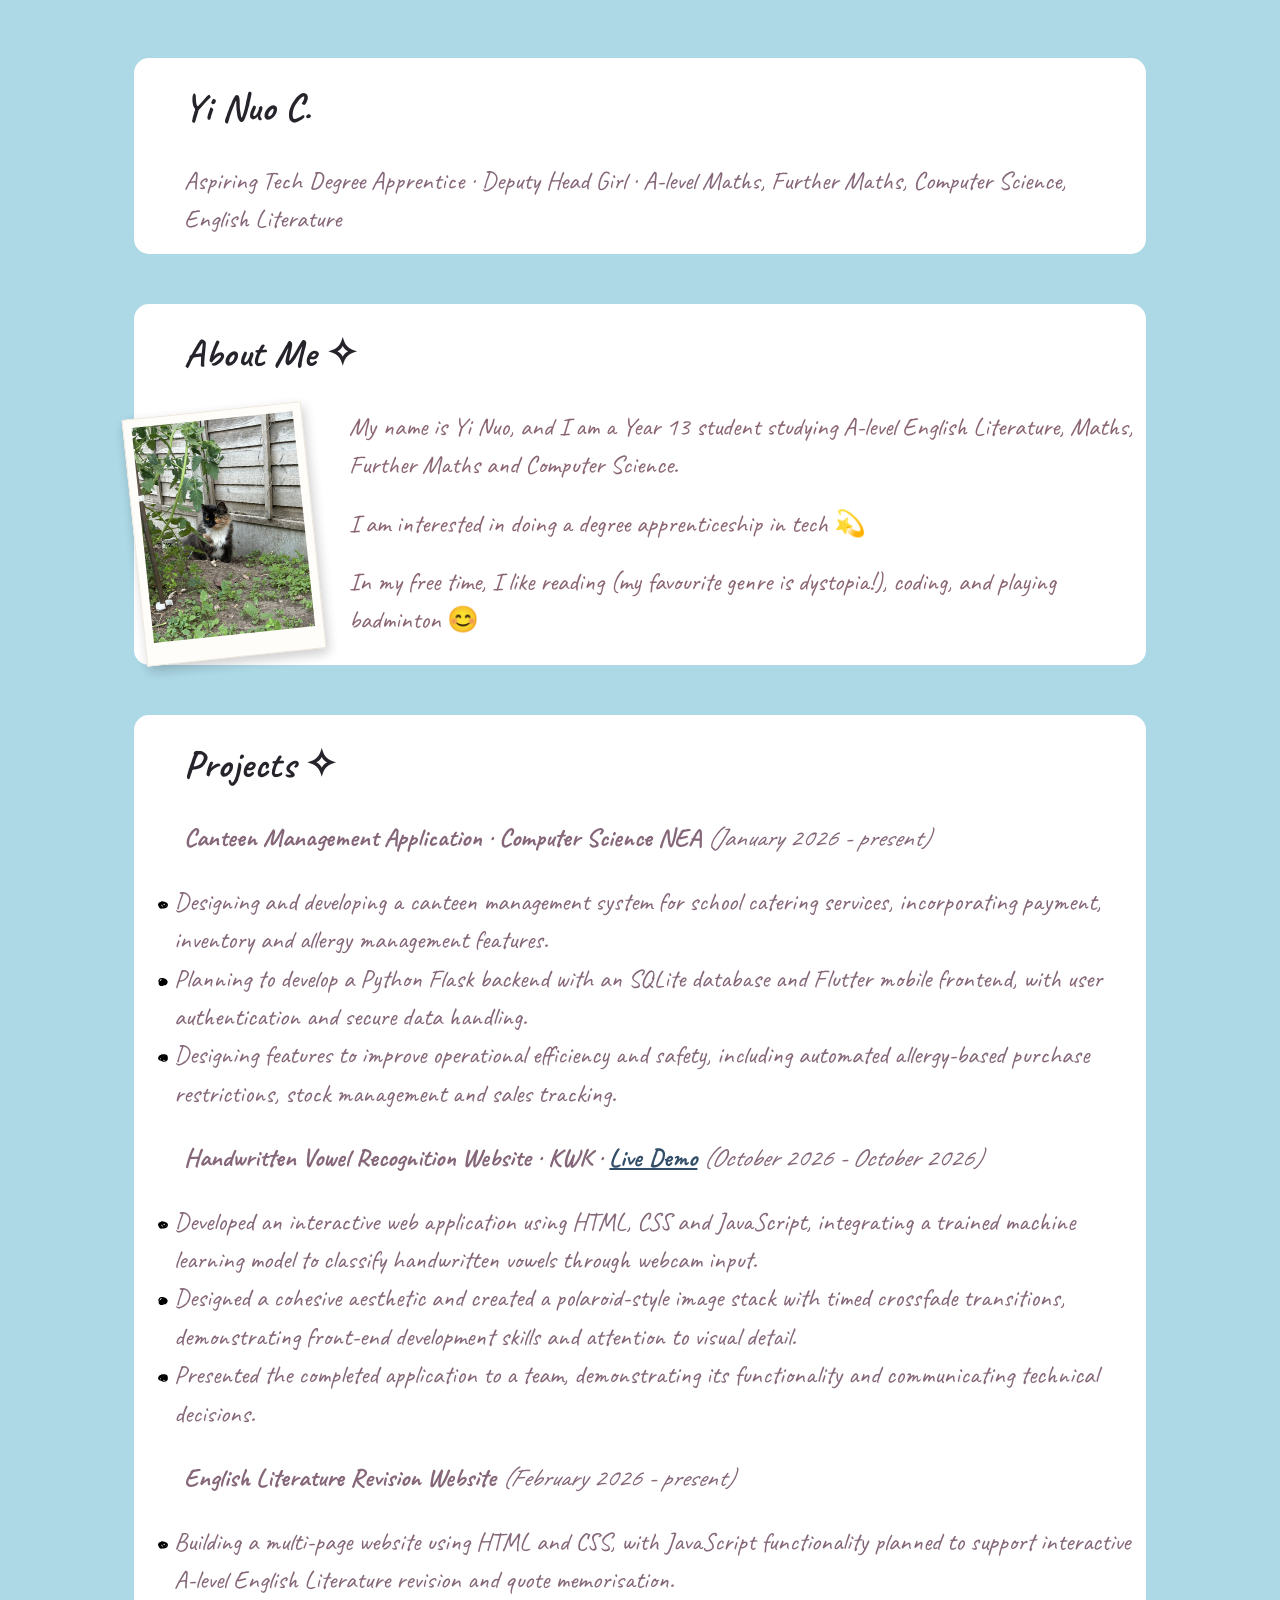
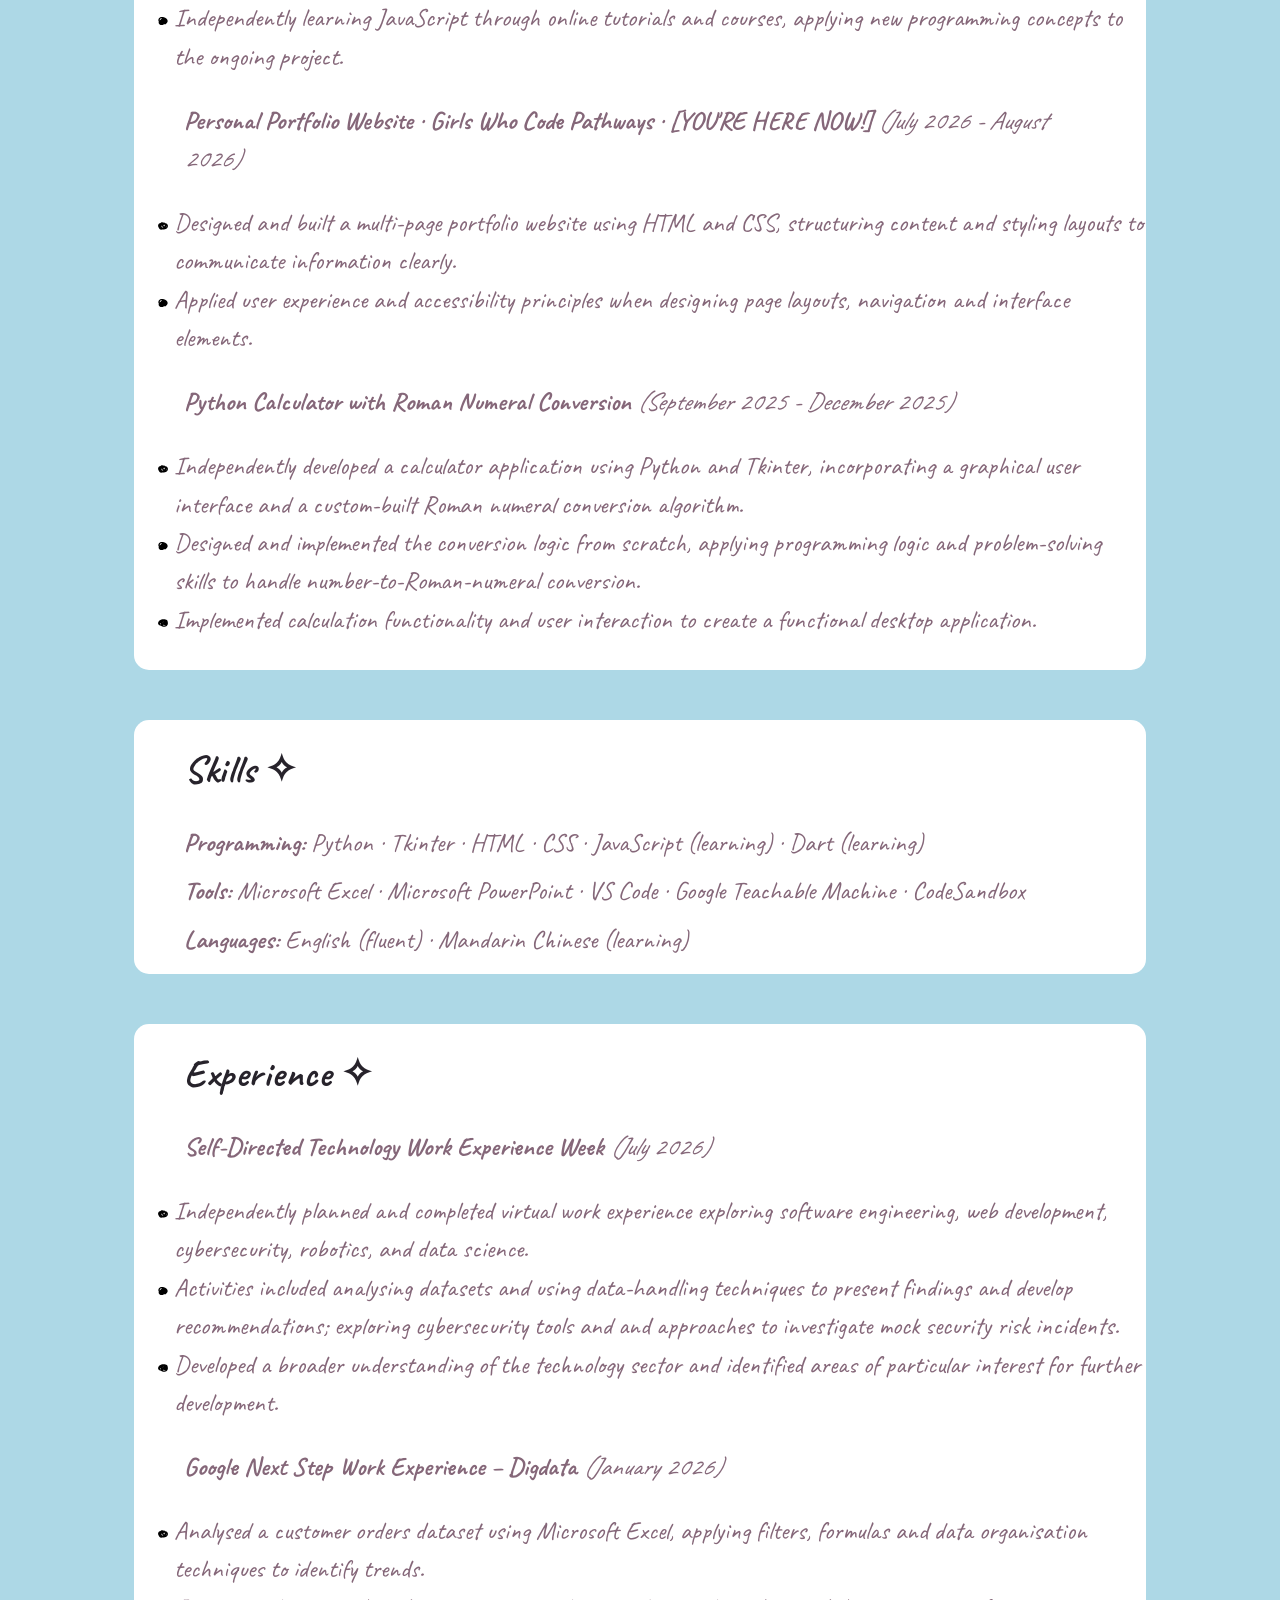
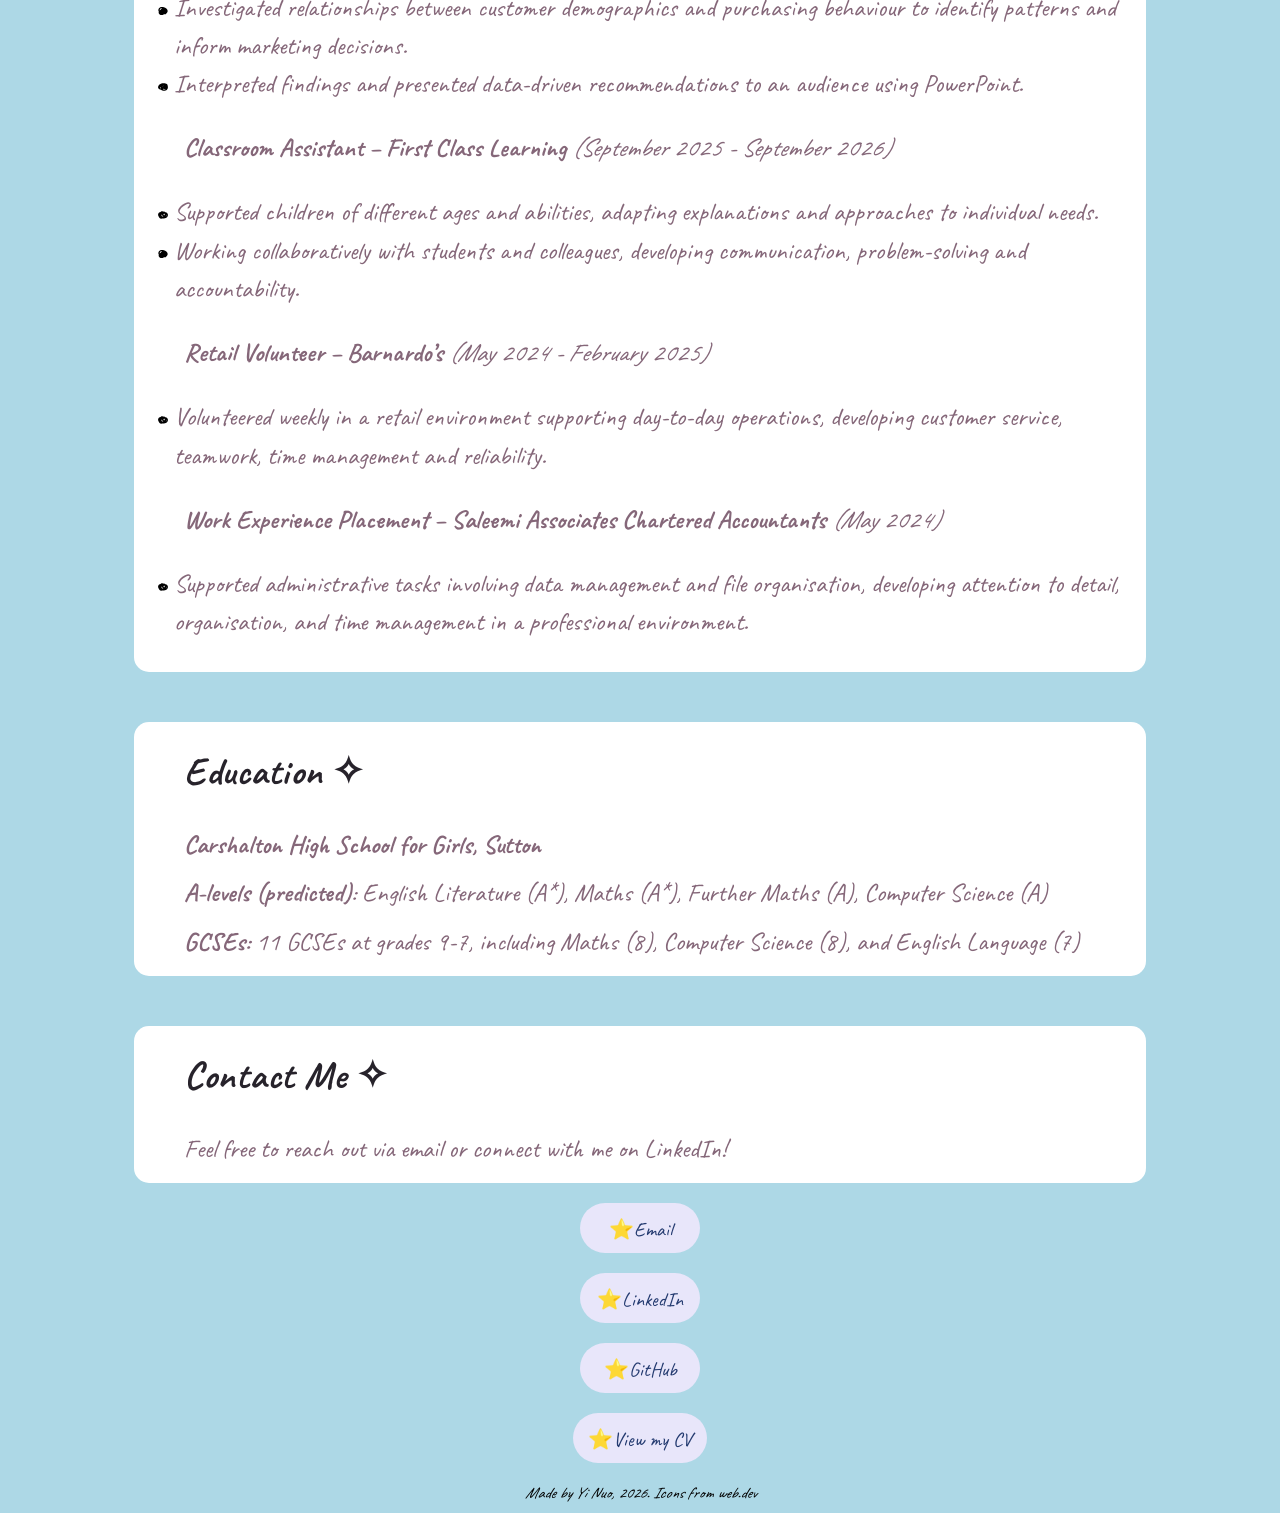
<file: index.html>
<!DOCTYPE html>
<html lang="en">
  <head>
    <meta charset="utf-8" />
    <meta name="viewport" content="width=device-width" />
    <title>୨୧ Yi Nuo, Chen ♡</title>
    <link href="style.css" rel="stylesheet" type="text/css" />
  </head>

  <body>
    <main>

    <div class="bubble">
      <h1>Yi Nuo C.</h1>
      <p>Aspiring Tech Degree Apprentice · Deputy Head Girl · A-level Maths, Further Maths, Computer Science, English Literature</p>
    </div>
    
    <div class="bubble">
      <h1>About Me ✧</h1>

      <div class="scrapbook">
        <div class="photo-stack">
          <img src="Assets/biscuit1.jpeg" alt="Photo of my cat, half black and half gold, sticking her tongue out in the garden." class="photo photo-one">
          <img src="Assets/biscuit2.jpeg" alt="Photo of my cat in the garden, half black and half gold, looking left" class="photo photo-two">
        </div>
        <div class="about-text">
          <p>My name is Yi Nuo, and I am a Year 13 student studying A-level English Literature, Maths, Further Maths and Computer Science.
          </p>
          <p>I am interested in doing a degree apprenticeship in tech 💫</p>
          <p>
            In my free time, I like reading (my favourite genre is dystopia!), coding, and playing badminton 😊
          </p>
        </div>
      </div>
    </div>
    
    </div>
    <div class="bubble">
      <h1>Projects ✧</h1>
      <p><b>Canteen Management Application · Computer Science NEA</b> <i>(January 2026 - present)</i>
      <ul>
        <li>Designing and developing a canteen management system for school catering services, incorporating payment, inventory and allergy management features.</li>
        <li>Planning to develop a Python Flask backend with an SQLite database and Flutter mobile frontend, with user authentication and secure data handling.</li>
        <li>Designing features to improve operational efficiency and safety, including automated allergy-based purchase restrictions, stock management and sales tracking.</li>
      </ul>

      <p><b>Handwritten Vowel Recognition Website · KWK · <a href="https://x9xhn8.csb.app/">Live Demo</a></b><i> (October 2026 - October 2026)</i></p>
      <ul>
        <li>Developed an interactive web application using HTML, CSS and JavaScript, integrating a trained machine learning model to classify handwritten vowels through webcam input.</li>
        <li>Designed a cohesive aesthetic and created a polaroid-style image stack with timed crossfade transitions, demonstrating front-end development skills and attention to visual detail.</li>
        <li>Presented the completed application to a team, demonstrating its functionality and communicating technical decisions.</li>
      </ul>

      <p><b>English Literature Revision Website</b><i> (February 2026 - present)</i></p>
      <ul>
        <li>Building a multi-page website using HTML and CSS, with JavaScript functionality planned to support interactive A-level English Literature revision and quote memorisation.</li>
        <li>Independently learning JavaScript through online tutorials and courses, applying new programming concepts to the ongoing project.</li>
      </ul>

      <p><b>Personal Portfolio Website · Girls Who Code Pathways · [YOU'RE HERE NOW!]</b> <i>(July 2026 - August 2026)</i></p>
      <ul>
        <li>Designed and built a multi-page portfolio website using HTML and CSS, structuring content and styling layouts to communicate information clearly.</li>
        <li>Applied user experience and accessibility principles when designing page layouts, navigation and interface elements.</li>
      </ul>

      <p><b>Python Calculator with Roman Numeral Conversion</b> <i>(September 2025 - December 2025)</i></p>
      <ul>
        <li>Independently developed a calculator application using Python and Tkinter, incorporating a graphical user interface and a custom-built Roman numeral conversion algorithm. </li>
        <li>Designed and implemented the conversion logic from scratch, applying programming logic and problem-solving skills to handle number-to-Roman-numeral conversion.</li>
        <li>Implemented calculation functionality and user interaction to create a functional desktop application.</li>
      </ul>
    </div>
    
    <div class="bubble">
      <h1>Skills ✧</h1>
      <p><b>Programming:</b> Python · Tkinter ·  HTML · CSS · JavaScript (learning) · Dart (learning) </p>
      <p><b>Tools:</b> Microsoft Excel · Microsoft PowerPoint · VS Code · Google Teachable Machine · CodeSandbox</p>
      <p><b>Languages:</b> English (fluent) · Mandarin Chinese (learning)</p>
    </div>
    
    <div class = "bubble">
      <h1>Experience ✧</h1>
      <p><b>Self-Directed Technology Work Experience Week</b> <i>(July 2026)</i></p>
      <ul>
        <li>Independently planned and completed virtual work experience exploring software engineering, web development, cybersecurity, robotics, and data science.</li>
        <li>Activities included analysing datasets and using data-handling techniques to present findings and develop recommendations; exploring cybersecurity tools and and approaches to investigate mock security risk incidents.</li>
        <li>Developed a broader understanding of the technology sector and identified areas of particular interest for further development.</li>
      </ul>
      <p><b>Google Next Step Work Experience – Digdata </b><i>(January 2026)</i></p>
      <ul>
        <li>Analysed a customer orders dataset using Microsoft Excel, applying filters, formulas and data organisation techniques to identify trends.</li>
        <li>Investigated relationships between customer demographics and purchasing behaviour to identify patterns and inform marketing decisions.</li>
        <li>Interpreted findings and presented data-driven recommendations to an audience using PowerPoint.</li>
      </ul>
      <p><b>Classroom Assistant – First Class Learning </b><i>(September 2025 - September 2026)</i></p>
      <ul>
        <li>Supported children of different ages and abilities, adapting explanations and approaches to individual needs.</li>
        <li>Working collaboratively with students and colleagues, developing communication, problem-solving and accountability. </li>
      </ul>
      <p><b>Retail Volunteer – Barnardo’s </b><i>(May 2024 - February 2025)</i></p>
      <ul>
        <li>Volunteered weekly in a retail environment supporting day-to-day operations, developing customer service, teamwork, time management and reliability.</li>
      </ul>
      <p><b>Work Experience Placement – Saleemi Associates Chartered Accountants </b><i>(May 2024)</i></p>
      <ul>
        <li>Supported administrative tasks involving data management and file organisation, developing attention to detail, organisation, and time management in a professional environment.</li>
      </ul>      
    </div>

    <div class="bubble">
      <h1>Education ✧</h1>
      <p><b>Carshalton High School for Girls, Sutton</b>
      <p><b>A-levels (predicted)</b>: English Literature (A*), Maths (A*), Further Maths (A), Computer Science (A)</p>
      <p><b>GCSEs:</b> 11 GCSEs at grades 9-7, including Maths (8), Computer Science (8), and English Language (7)</p>
      </p>
    </div>

    <div class="bubble">
      <h1>Contact Me ✧</h1>
      <p>Feel free to reach out via email or connect with me on LinkedIn!</p>
    </div>

    </main>
    
    <a href="mailto:06yinuoc20@gmail.com" target="_blank" rel="noopener noreferrer"><button type="button" id="email">⭐Email</button></a>
    <a href="https://www.linkedin.com/in/yi-nuo-chen" target="_blank" rel="noopener noreferrer"><button type="button" id="linkedin">⭐LinkedIn</button></a>
    <a href="https://github.com/ync25x" target="_blank" rel="noopener norefferrer"><button type="button" id="github">⭐GitHub</button></a>
    <a href="Assets/new_cv.pdf" target="_blank" rel="noopener norefferrer"><button type="button" id="cv">⭐View my CV</button></a>

    <address>
        <p>Made by Yi Nuo, 2026. Icons from web.dev</p>
    </address>
  </body>
</html>
</file>
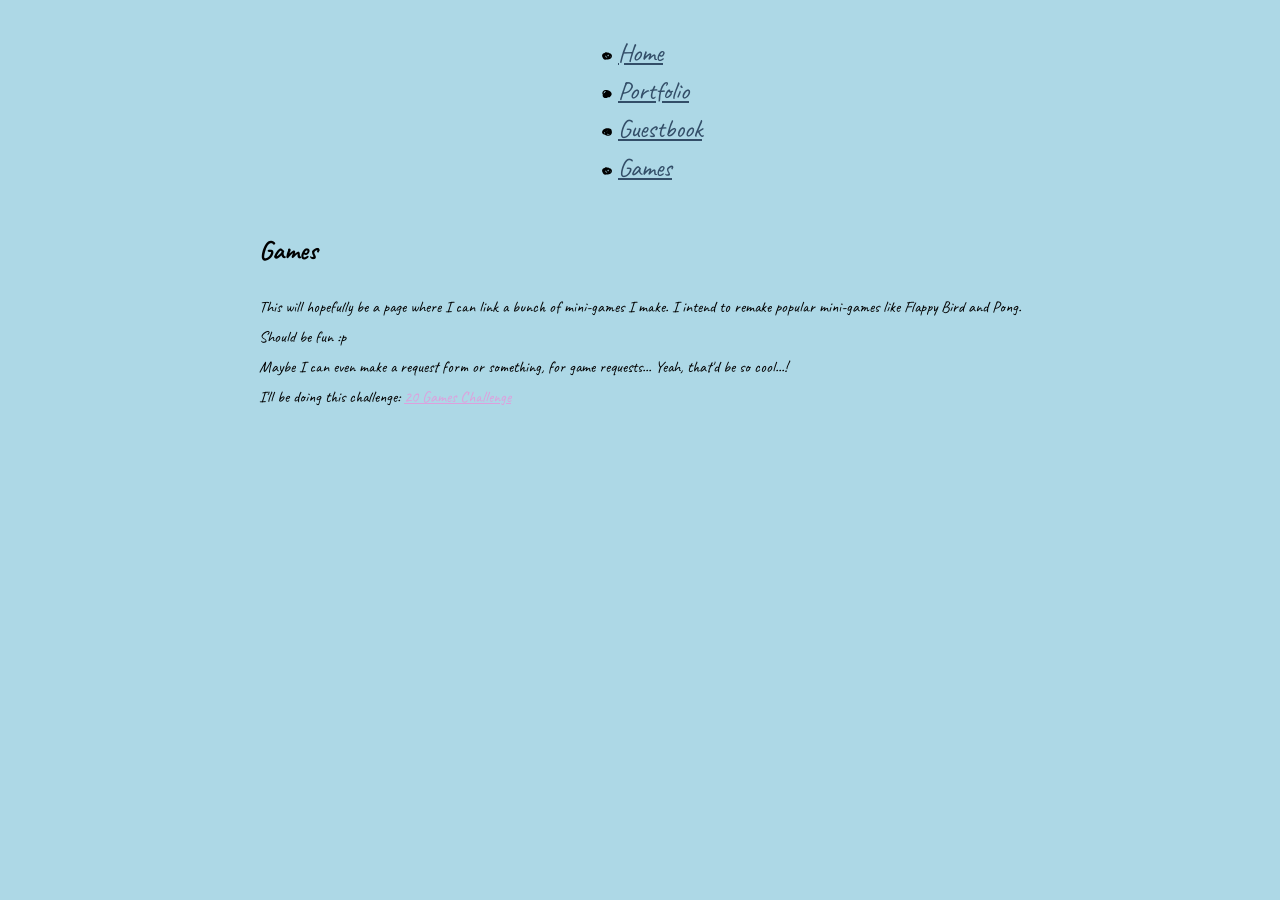
<file: games.html>
<!DOCTYPE html>
<html lang="en">
<head>
    <meta charset="UTF-8">
    <meta http-equiv="X-UA-Compatible" content="IE=edge" />
	<meta name="viewport" content="width=device-width, initial-scale=1" />
    <link rel="stylesheet" href="style.css" />
    <script src="/script.js" defer></script>
    <title>Games</title>
</head>

<body>
    <nav>
        <ul>
            <li>
                <a href="index.html">Home</a>
            </li>
            <li>
                <a href="portfolio.html">Portfolio</a>
            </li>
            <li>
                <a href="guestbook.html">Guestbook</a>
            </li>
            <li>
                <a href="games.html">Games</a>
            </li>
        </ul>
    </nav>

    <main>
        <h1>Games</h1>
        <p>This will hopefully be a page where I can link a bunch of mini-games I make. I intend to remake popular mini-games like Flappy Bird and Pong.</p>
        <p>Should be fun :p</p>
        <p>Maybe I can even make a request form or something, for game requests... Yeah, that'd be so cool...!</p>
        <p>I'll be doing this challenge: <a href="https://20_games_challenge.gitlab.io/challenge/" style="color:plum">20 Games Challenge</a></p>
    </main>
</body>

</html>
</file>
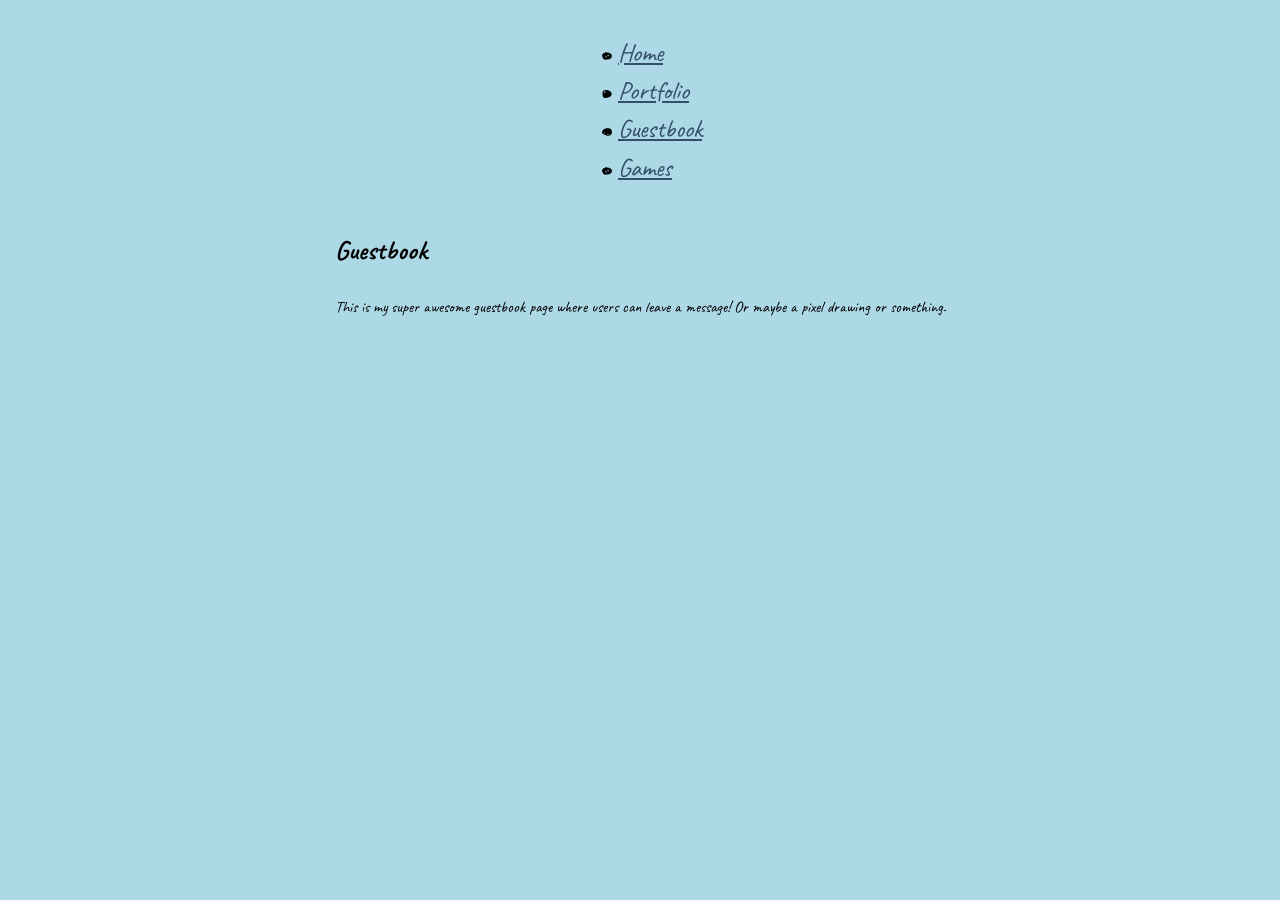
<file: guestbook.html>
<!DOCTYPE html>
<html lang="en">
<head>
    <meta charset="UTF-8">
    <meta http-equiv="X-UA-Compatible" content="IE=edge" />
	<meta name="viewport" content="width=device-width, initial-scale=1" />
    <link rel="stylesheet" href="style.css" />
    <script src="/script.js" defer></script>
    <title>Guestbook</title>
</head>

<body>
    <nav>
        <ul>
            <li>
                <a href="index.html">Home</a>
            </li>
            <li>
                <a href="portfolio.html">Portfolio</a>
            </li>
            <li>
                <a href="guestbook.html">Guestbook</a>
            </li>
            <li>
                <a href="games.html">Games</a>
            </li>
        </ul>
    </nav>

    <main>
        <h1>Guestbook</h1>
        <p>This is my super awesome guestbook page where users can leave a message! Or maybe a pixel drawing or something.</p>
    </main>
</body>

</html>
</file>
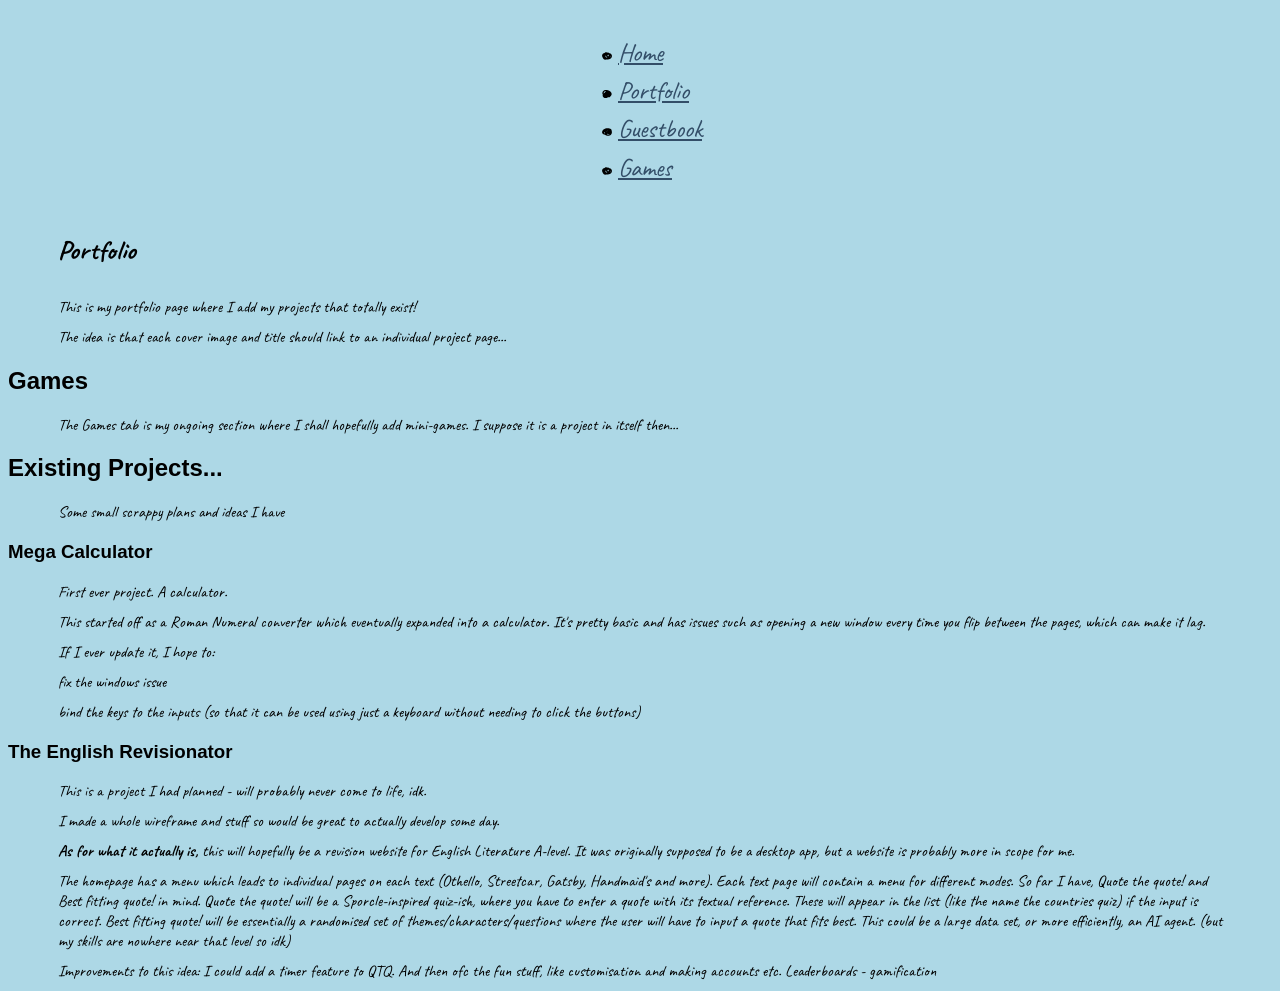
<file: portfolio.html>
<!DOCTYPE html>
<html lang="en">
<head>
    <meta charset="UTF-8">
    <meta http-equiv="X-UA-Compatible" content="IE=edge" />
	<meta name="viewport" content="width=device-width, initial-scale=1" />
    <link rel="stylesheet" href="style.css" />
    <script src="/script.js" defer></script>
    <title>Portfolio</title>
</head>

<body>
    <nav>
        <ul>
            <li>
                <a href="index.html">Home</a>
            </li>
            <li>
                <a href="portfolio.html">Portfolio</a>
            </li>
            <li>
                <a href="guestbook.html">Guestbook</a>
            </li>
            <li>
                <a href="games.html">Games</a>
            </li>
        </ul>
    </nav>

    <main>
        <h1>Portfolio</h1>
        <p>This is my portfolio page where I add my projects that totally exist!</p>
        <p>The idea is that each cover image and title should link to an individual project page...</p>
        <h2>Games</h2>
        <p>The Games tab is my ongoing section where I shall hopefully add mini-games. I suppose it is a project in itself then...</p>
        <h2>Existing Projects...</h2>
        <p>Some small scrappy plans and ideas I have</p>
        <h3>Mega Calculator</h3>
        <p>First ever project. A calculator.</p>
        <p>This started off as a Roman Numeral converter which eventually expanded into a calculator. It's pretty basic and has issues such as opening a new window every time you flip between the pages, which can make it lag.</p>
        <p>If I ever update it, I hope to:</p>
      
        <p>fix the windows issue</p>
        <p>bind the keys to the inputs (so that it can be used using just a keyboard without needing to click the buttons)</p>

        <h3>The English Revisionator</h3>
        <p>This is a project I had planned - will probably never come to life, idk.</p>
        <p>I made a whole wireframe and stuff so would be great to actually develop some day.</p>
        <p><b>As for what it actually is,</b> this will hopefully be a revision website for English Literature A-level. It was originally supposed to be a desktop app, but a website is probably more in scope for me.</p>
        <p>The homepage has a menu which leads to individual pages on each  text (Othello, Streetcar, Gatsby, Handmaid's and more). Each text page will contain a menu for different modes. So far I have, Quote the quote! and Best fitting quote! in mind. Quote the quote! will be a Sporcle-inspired quiz-ish, where you have to enter a quote with its textual reference. These will appear in the list (like the name the countries quiz) if the input is correct. Best fitting quote! will be essentially a randomised set of themes/characters/questions where the user will have to input a quote that fits best. This could be a large data set, or more efficiently, an AI agent. (but my skills are nowhere near that level so idk)</p>
        <p>Improvements to this idea: I could add a timer feature to QTQ. And then ofc the fun stuff, like customisation and making accounts etc. Leaderboards - gamification</p>
        
    </main>
</body>

</html>
</file>
<file: style.css>
@import url("https://fonts.googleapis.com/css2?family=Caveat:wght@400;500;600;700&display=swap");

html {
  height: 100%;
  width: 100%;
  font-family: sans-serif;
}

/* TODO: Edit the properties below to customize your website! */
body {
  background-color: lightblue;
  display: flex;
  align-items: center;
  flex-direction: column;
}

h1 {
  font-family: "Caveat", cursive;
  font-size: 20pt;
  margin: 20px 50px 30px 50px;
}

p {
  font-family: "Caveat", cursive;
  text-align: left;
  margin: 10px 50px;
  min-width: 0;
  width: auto;
}

a {
  color: #334e68;
}

.bubble {
  background-color: white;
  border-radius: 15px;
  width: 80%;
  padding: 5px 0;
  margin: 50px auto 10px auto;
}

.bubble h1 {
  font-size: clamp(30px, 3vw, 42px);
  font-family: "Caveat", cursive;
  color: #27232b;
  margin-bottom: 30px;
  letter-spacing: 0.5px;
}

.bubble p,
ul {
  font-family: "Caveat", cursive;
  font-size: clamp(21px, 2vw, 27px);
  line-height: 1.5;
  color: #856779;
}

.bubble:hover {
  background-color: #f8f8f8;
  cursor: pointer;
  transform: translateY(-3px);
  box-shadow: 0 6px 14px rgba(80, 60, 100, 0.15);
}

/* Edit me to change the appearance of the button! */
button {
  font-size: 15pt;
  font-family: "Caveat", cursive;
  background-color: #e8e6fa;
  color: #243b70;
  border: none;
  /* for rounded corners */
  border-radius: 50px;
  padding: 14px 15px;
  min-width: 120px;
  width: fit-content;
  max-width: 100%;
  height: 50px;
  margin: 10px 50px;
  text-align: center;
  transition:
    background-color 0.25s ease,
    transform 0.25s ease,
    box-shadow 0.25s ease;
}

button:hover {
  background-color: #d6c8f0;
  cursor: pointer;
  transform: translateY(-3px);
  box-shadow: 0 6px 14px rgba(80, 60, 100, 0.15);
}

button:active {
  transform: translateY(0);
}

/* The labels */
#label-container {
  display: flex;
  flex-direction: column;
  align-items: center;

  font-size: 12pt;

  margin: 25px;
}

.scrapbook {
  display: flex;
  align-items: center;
  gap: 35px;
  width: 100%;
  margin-top: 30px;
  box-sizing: border-box;
}

.scrapbook p {
  font-family: "Caveat", cursive;
  font-size: clamp(18px, 2.5vw, 25px);
  line-height: 1.4;
  color: #856779;
}

.scrapbook img {
  width: 200px;
  height: auto;
  flex-shrink: 0;
  padding: 8px 8px 22px;
  background: #fffdf9;
  border: 1px solid #eee7df;
  box-shadow: 2px 5px 12px rgba(0, 0, 0, 0.1);
  transform: rotate(-3deg);
  box-sizing: border-box;
}

.scrapbook img:hover {
  cursor: pointer;
  transform: translateY(-3px);
  box-shadow: 0 6px 14px rgba(80, 60, 100, 0.15);
}

.about-text {
  flex: 1;
  min-width: 0;
  width: 100%;
}

.about-text p {
  flex: 1;
  min-width: 0;
  margin: 20px 50px 30px 50px;
  width: 100%;
  max-width: none;
  font-family: "Caveat", cursive;
  font-size: clamp(20px, 2vw, 27px);
  line-height: 1.5;
  color: #8b6574;
  margin: 0 0 20px;
}

@media (max-width: 600px) {
  .scrapbook {
    flex-direction: column;
    align-items: center;
  }

  .scrapbook img {
    width: 160px;
  }

  .about-text {
    width: 100%;
  }
  .photo-stack {
    width: 160px;
  }
}

.photo-stack {
  position: relative;
  width: 180px;
  flex-shrink: 0;
  transform: rotate(-3deg);
}

.photo-stack .photo {
  display: block;
  width: 100%;
  height: auto;
  padding: 8px 8px 22px;
  box-sizing: border-box;
  background: #fffdf9;
  border: 1px solid #eee7df;
  box-shadow: 2px 5px 12px rgba(0, 0, 0, 0.1);
}

.photo-stack .photo-two {
  position: absolute;
  inset: 0;
  animation: photoFade 10s ease-in-out infinite;
}

@keyframes photoFade {
  0%,
  100% {
    opacity: 0;
  }
  15%,
  45% {
    opacity: 1;
  }
  60%,
  90% {
    opacity: 0;
  }
}

::marker {
  content: url("data:image/svg+xml,%3Csvg xmlns='http://www.w3.org/2000/svg' xml:space='preserve' width='10' viewBox='0 0 50 50'%3E%3Cpath d='M46.4 16.2c-2.3-2.3-5.4-3.5-8.4-4.5-.5-.2-1.1-.3-1.6-.5-1.6-1.6-3.7-2.8-6.2-3.2-1-.2-1.9.1-2.5.6-.9-.3-1.8-.6-2.7-.8-3.2-1-6.4-1.8-9.5-.1-1 .5-1.9 1.2-2.7 2-6.4 1.4-11.7 5-12.4 12.7C0 27 1.9 31.5 4.9 34.9c.1.6.2 1.1.4 1.7 1 3.2 3.3 5.7 6.7 6.5 2.7.6 5.4-.2 7.9-1.2 3.3.4 6.7.3 9.9 0 6.5-.7 13.3-2.8 17.1-8.5 3.6-5.2 4-12.6-.5-17.2zm-17.3.9c2.1.4 4 1.7 4.7 3.8 0 .5-.1 1.1-.2 1.6-.3 1.4-.8 2.6-1.6 3.7-.7.2-1.5.1-2.3-.4-.8-.4-1.6-1-2.2-1.6-.4-.4-1.2-1.7-1.6-1.9 3.4 1.3 5.1-3 3.2-5.2zm-11.6 9.7c.2-1.9 1.1-3.9 2.3-5.5-.4 2.1.3 4.2 1.7 6 1.3 1.7 3.1 3.2 5 4.2-.2.1-.4.2-.6.4-.1 0-.1.1-.2.1-3.9.2-8.7-.8-8.2-5.2zm-6.4 3.1c.1.3.1.7.2 1 .2.6.4 1.2.7 1.8-.4-.2-.7-.5-1-.7.1-.8.1-1.4.1-2.1zm31.2-1.3c-.9 1.7-2.1 3.1-3.7 4.1 2-2.1 3.4-4.7 4-7.6.2-.7.3-1.4.3-2.1.6 1.5.5 3.3-.6 5.6z'/%3E%3C/svg%3E")
    " ";
}

li:nth-child(3n)::marker {
  content: url("data:image/svg+xml,%3Csvg xmlns='http://www.w3.org/2000/svg' xml:space='preserve' width='10' viewBox='0 0 50 50'%3E%3Cpath d='M46.5 12.5c-.4-1.1-1.3-1.8-2.2-2-4.2-4-11.6-4.3-17.1-4.1-6.9.3-13.9 2.1-19.4 6.5C2 17.5-2.4 25.7 2.5 32.6c2.2 3.2 5.5 4.9 9 5.5 3.3 1.7 6.7 3.3 10.2 4.4 7.8 2.3 17 1.6 23.2-4.3 7.3-7 4.8-17.3 1.6-25.7zm-20.2 2.7c.6 0 1.3 0 1.8.2 1.1.4 1.7 1.3 2 2.3-1-1.2-2.4-2.1-3.8-2.5zm-1.4 6.6c.9.9 1.3 2.2-.2 2.3-2 .2-1.1-1.9.2-2.3zm-11.8 9.8c-.6-.3-2.9-1.1-3.2-1.8-.2-.5 1.4-3.1 2.1-4.2.3.5.7 1 1.2 1.4 0 .3.1.6.2.8.5 1.9 1.5 3.1 2.9 4h-.2c-.8.1-1.6.1-2.5-.1-.2 0-.3 0-.5-.1zM24 36.4c1.6-.7 3-1.5 4.3-2.5.8.2 1.7.3 2.5.5 2.5.4 5.2.9 7.7.6-.9.6-2 1.1-3 1.4-3.9 1.3-7.7 1-11.5 0z'/%3E%3C/svg%3E")
    " ";
}

li:nth-child(3n - 1)::marker {
  content: url("data:image/svg+xml,%3Csvg xmlns='http://www.w3.org/2000/svg' xml:space='preserve' width='10' viewBox='0 0 50 50'%3E%3Cpath d='M48.3 23.7c-1-9.9-9.9-15.6-18.8-17.8-8.2-2.1-18.8-2.6-24.6 4.8C.6 16.2 1 23.6 4.3 29.3c-.5 1-.8 2-1 3-.6 4 2 7.6 5.1 10 5.9 4.4 14 4.2 19.6-.4 1.5 0 2.9-.2 4.4-.5 1.8 0 3.5 0 5.3-.1 2.3-.1 3.5-1.9 3.5-3.7 4.5-3.3 7.7-8.2 7.1-13.9zM9.1 17.8c1.1-4.1 4.9-5.8 8.8-6.1.9-.1 1.9-.1 2.9-.1-3.2 1.6-6.3 4.6-8 7.4-.1.1-.1.2-.2.3-1.1.9-2.1 1.9-3 2.9-.2.2-.4.4-.5.6-.4-1.7-.5-3.3 0-5z'/%3E%3C/svg%3E")
    " ";
}
</file>
